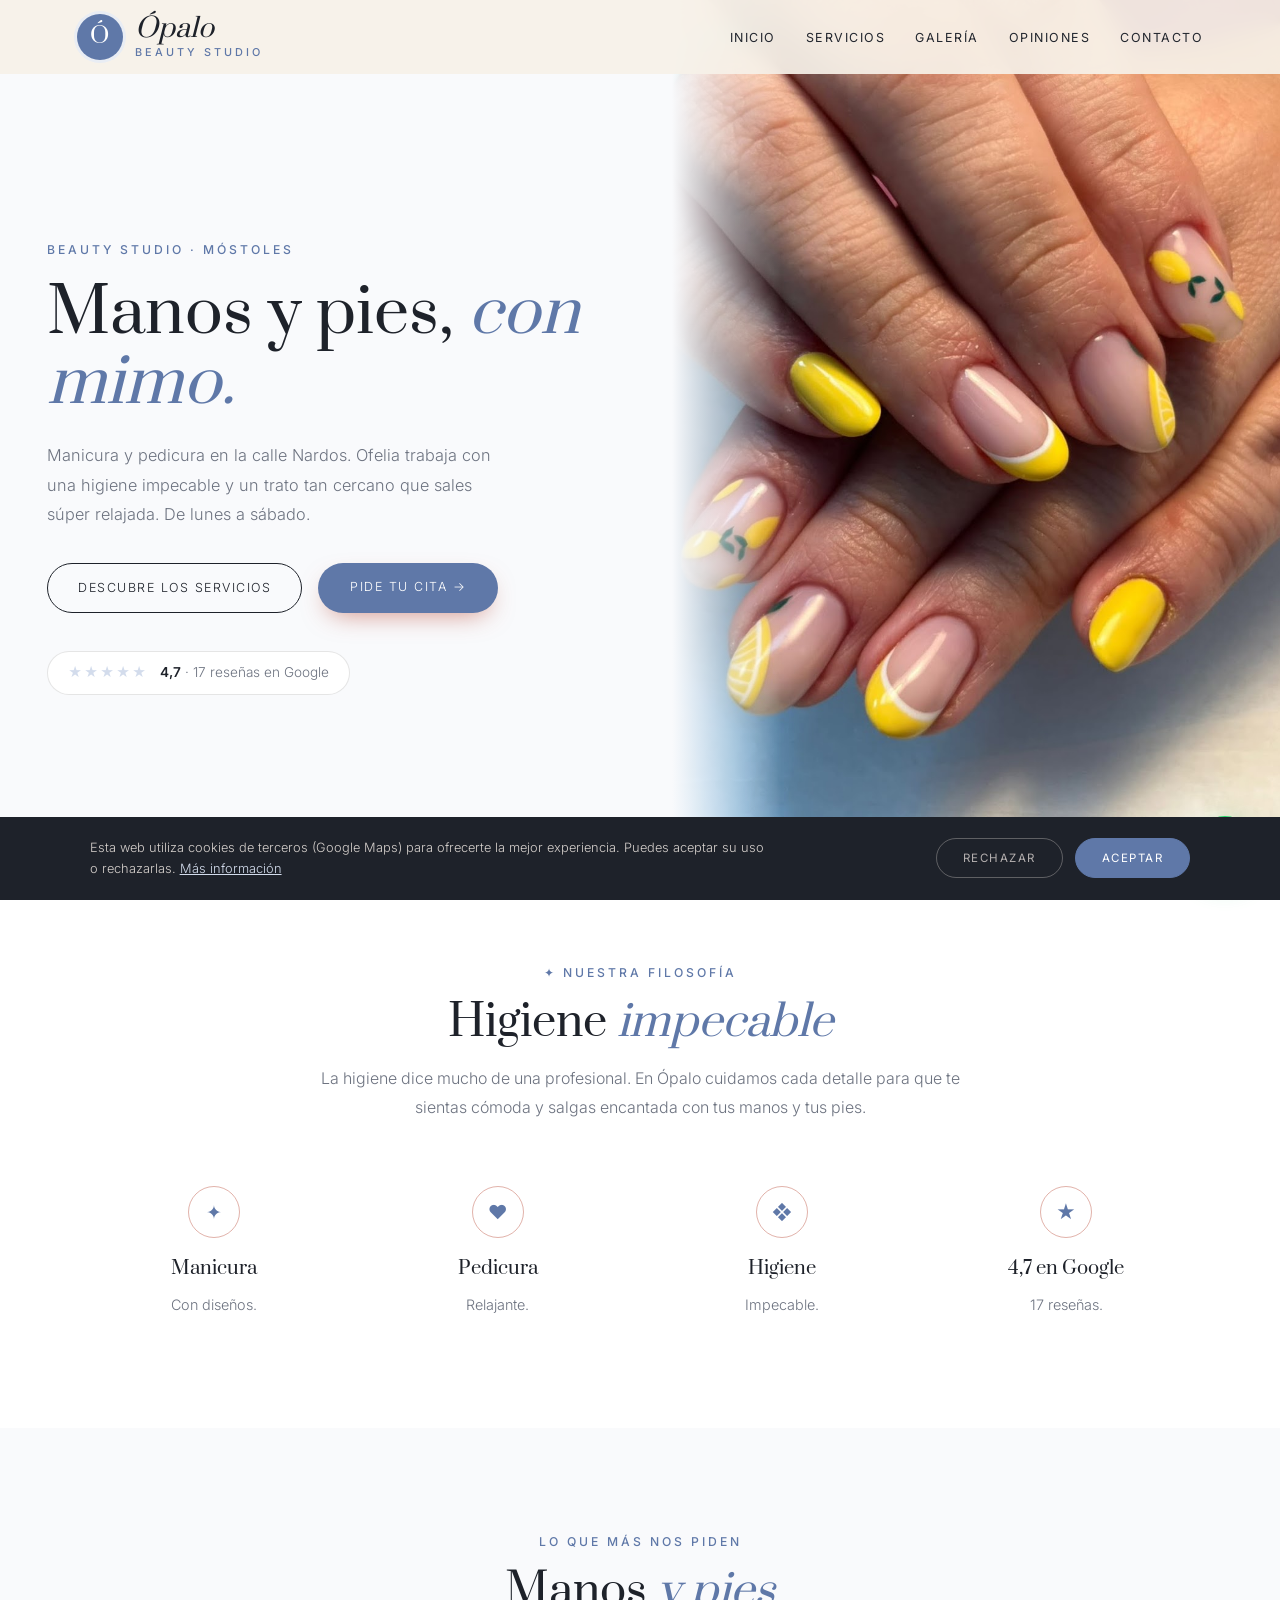
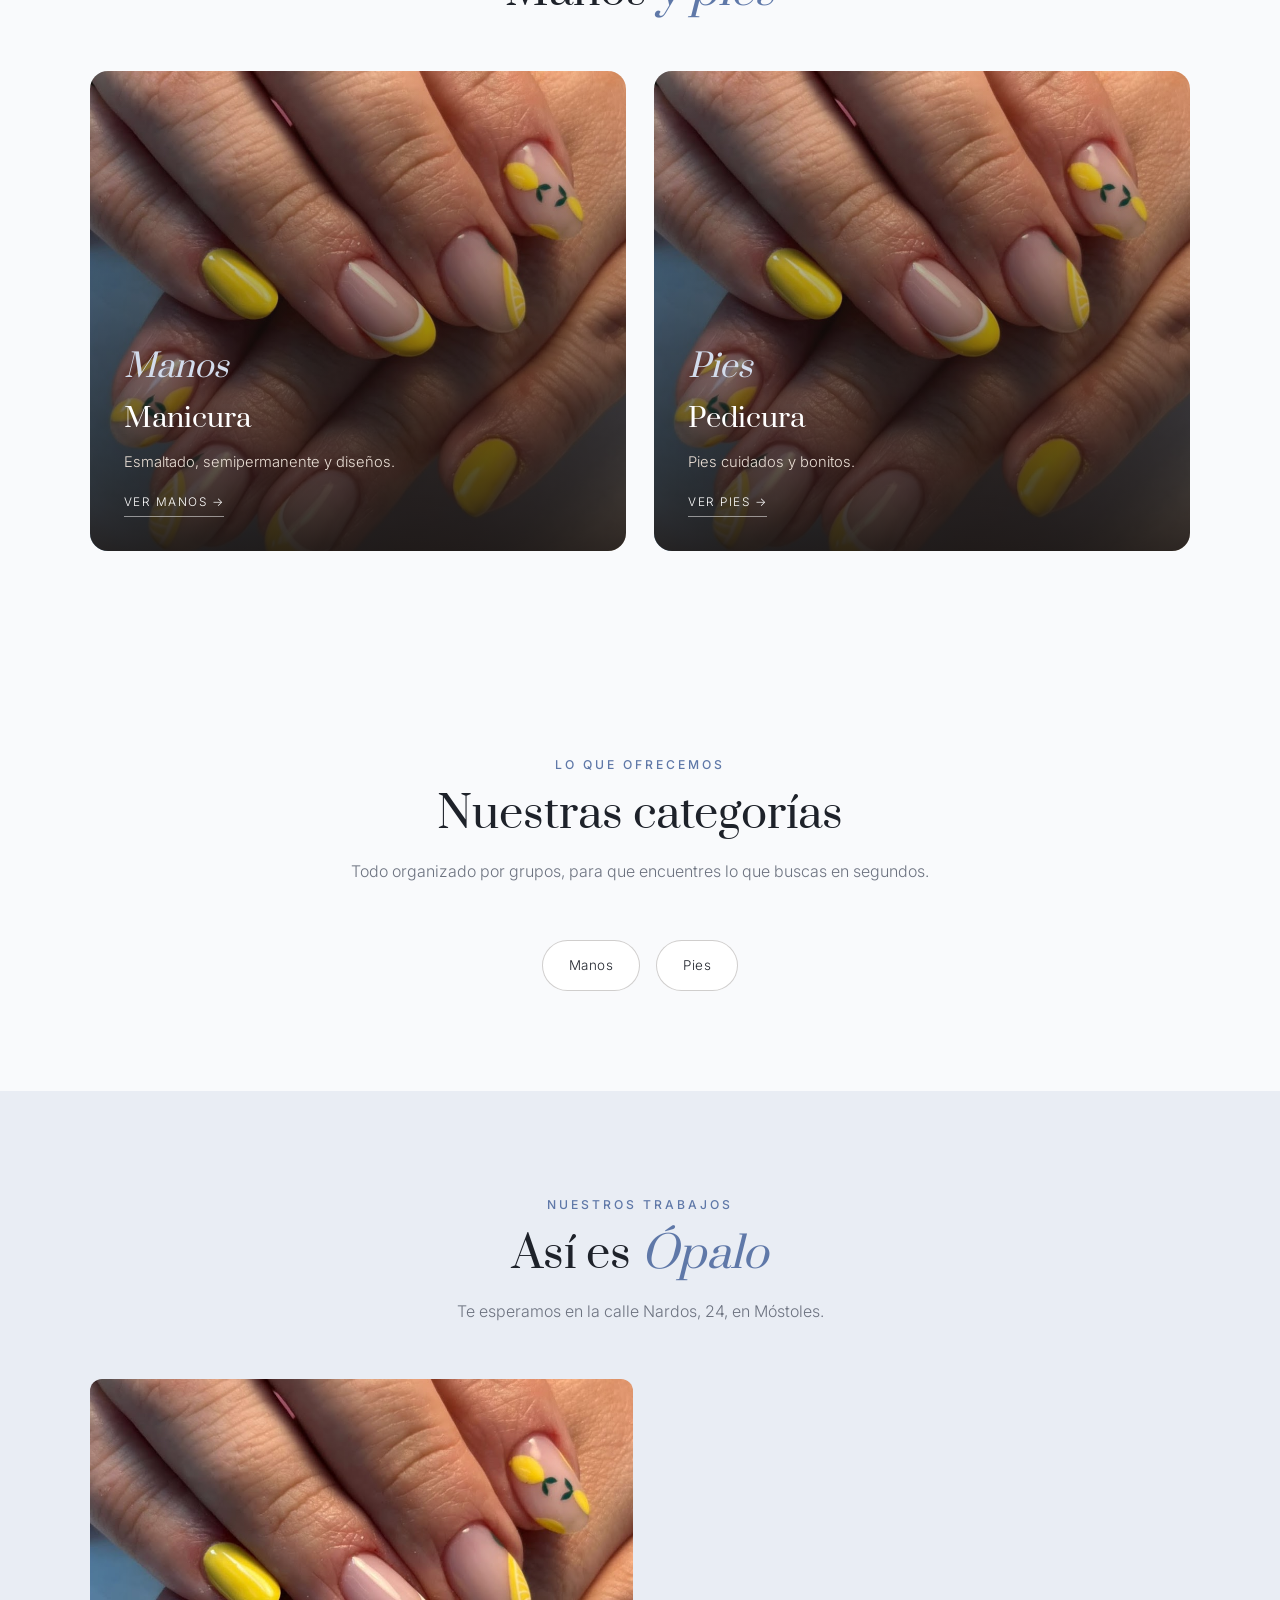
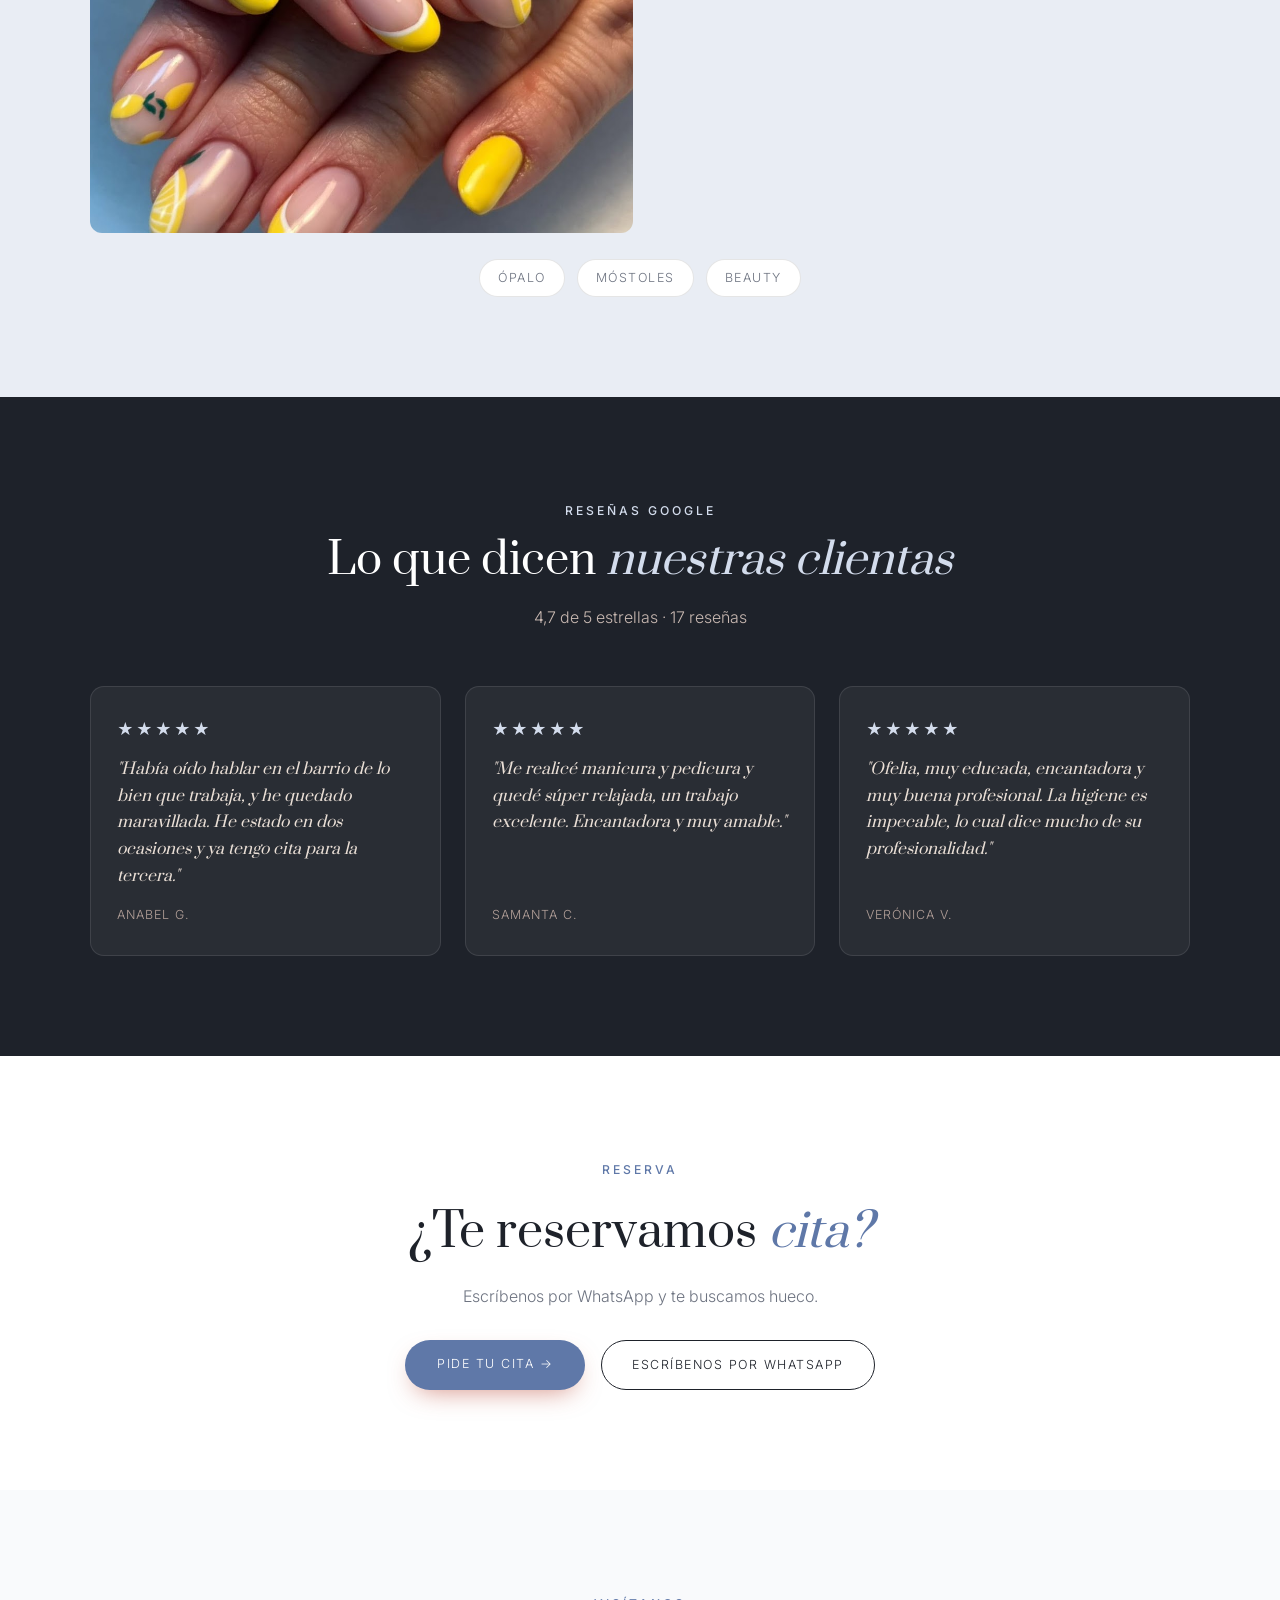
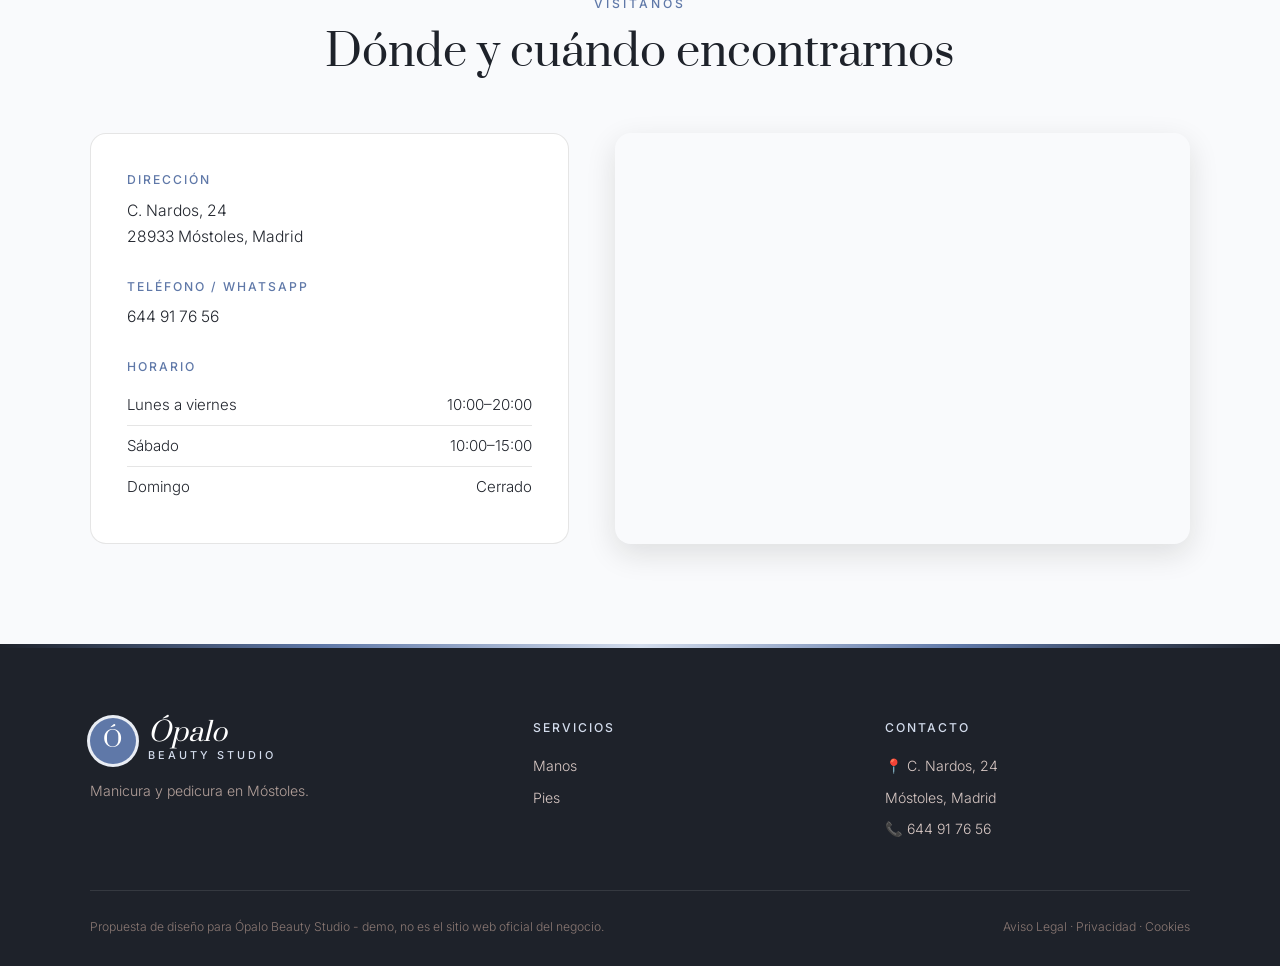
<file: index.html>
<!DOCTYPE html>
<html lang="es">
<head>
<meta charset="UTF-8">
<meta name="viewport" content="width=device-width, initial-scale=1.0">
<title>Ópalo Beauty Studio — Manicura y pedicura en Móstoles</title>
<meta name="description" content="Ópalo Beauty Studio, en C. Nardos 24, Móstoles. Manicura y pedicura con Ofelia, con higiene impecable y un trato encantador. 4,7★ con 17 reseñas en Google.">
<meta name="theme-color" content="#1e222a">
<meta property="og:title" content="Ópalo Beauty Studio · Móstoles">
<meta property="og:image" content="maps_01.jpg">

<link rel="preconnect" href="https://fonts.googleapis.com"><link rel="preconnect" href="https://fonts.gstatic.com" crossorigin><link href="https://fonts.googleapis.com/css2?family=Prata&family=Inter:wght@300;400;500;600&display=swap" rel="stylesheet">
<link rel="stylesheet" href="styles.css">
</head>
<body>

<header id="header">
  <a href="index.html" class="logo" aria-label="Ópalo Beauty Studio, inicio"><span class="logo-mark">Ó</span><span class="logo-text"><span class="script">Ópalo</span><small>beauty studio</small></span></a>
  <nav id="nav" aria-label="Navegación principal"><ul><li><a href="index.html#inicio">Inicio</a></li><li><a href="servicios.html">Servicios</a></li><li><a href="index.html#galeria">Galería</a></li><li><a href="index.html#opiniones">Opiniones</a></li><li><a href="index.html#contacto">Contacto</a></li></ul></nav><button class="nav-toggle" id="navToggle" aria-label="Abrir menú">☰</button>
</header>

<section class="hero" id="inicio">
  <div class="hero-text">
    <span class="eyebrow">Beauty studio · Móstoles</span>
    <h1>Manos y pies, <em>con mimo.</em></h1>
    <p>Manicura y pedicura en la calle Nardos. Ofelia trabaja con una higiene impecable y un trato tan cercano que sales súper relajada. De lunes a sábado.</p>
    <div class="hero-ctas">
      <a href="servicios.html" class="btn-outline">Descubre los servicios</a>
      <a href="https://wa.me/34644917656?text=Hola%2C%20quiero%20pedir%20cita%20en%20%C3%93palo%20Beauty%20Studio" class="btn-solid" target="_blank" rel="noopener">Pide tu cita →</a>
    </div>
    <a class="hero-rating" href="https://www.google.com/maps/search/?api=1&query=%C3%93PALO+BEAUTY+STUDIO,+C.+Nardos+24,+M%C3%B3stoles" target="_blank" rel="noopener"><span class="stars">★★★★★</span><span><strong>4,7</strong> · 17 reseñas en Google</span></a>
  </div>
  <div class="hero-img"><img src="maps_01.jpg" alt="Uñas con francesa amarilla en Ópalo" style="object-position:center 50%;"></div>
</section>

<section class="trust">
  <div class="section-head">
    <span class="eyebrow">✦ Nuestra filosofía</span>
    <h2>Higiene <em>impecable</em></h2>
    <p>La higiene dice mucho de una profesional. En Ópalo cuidamos cada detalle para que te sientas cómoda y salgas encantada con tus manos y tus pies.</p>
  </div>
  <div class="trust-grid">
    <div class="trust-card"><span class="trust-ic">✦</span><h3>Manicura</h3><p>Con diseños.</p></div>
    <div class="trust-card"><span class="trust-ic">♥</span><h3>Pedicura</h3><p>Relajante.</p></div>
    <div class="trust-card"><span class="trust-ic">❖</span><h3>Higiene</h3><p>Impecable.</p></div>
    <div class="trust-card"><span class="trust-ic">★</span><h3>4,7 en Google</h3><p>17 reseñas.</p></div>
  </div>
</section>

<section class="worlds">
  <div class="section-head">
    <span class="eyebrow">Lo que más nos piden</span>
    <h2>Manos <em>y pies</em></h2>
  </div>
  <div class="worlds-grid">
    <a href="servicios.html#manos" class="world-card"><img src="maps_01.jpg" alt="Manicura"><div class="world-text"><span class="script">Manos</span><h3>Manicura</h3><p>Esmaltado, semipermanente y diseños.</p><span class="world-link">Ver manos →</span></div></a>
    <a href="servicios.html#pies" class="world-card"><img src="maps_01.jpg" alt="Pedicura"><div class="world-text"><span class="script">Pies</span><h3>Pedicura</h3><p>Pies cuidados y bonitos.</p><span class="world-link">Ver pies →</span></div></a>
  </div>
</section>

<section>
  <div class="section-head">
    <span class="eyebrow">Lo que ofrecemos</span>
    <h2>Nuestras categorías</h2>
    <p>Todo organizado por grupos, para que encuentres lo que buscas en segundos.</p>
  </div>
  <div class="cat-pills">
    <a href="servicios.html#manos" class="cat-pill">Manos</a>
    <a href="servicios.html#pies" class="cat-pill">Pies</a>
  </div>
</section>

<section class="gallery-wrap" id="galeria">
  <div class="section-head">
    <span class="eyebrow">Nuestros trabajos</span>
    <h2>Así es <em>Ópalo</em></h2>
    <p>Te esperamos en la calle Nardos, 24, en Móstoles.</p>
  </div>
  <div class="gallery">
    <figure class="big"><img src="maps_01.jpg" alt="Francesa amarilla" loading="lazy"></figure>
    
  </div>
  <div class="brands"><span>Ópalo</span><span>Móstoles</span><span>Beauty</span></div>
</section>

<section class="reviews-wrap" id="opiniones">
  <div class="section-head">
    <span class="eyebrow">Reseñas Google</span>
    <h2>Lo que dicen <em>nuestras clientas</em></h2>
    <p>4,7 de 5 estrellas · 17 reseñas</p>
  </div>
  <div class="review-grid">
    <div class="review-card"><div class="stars">★★★★★</div><p>"Había oído hablar en el barrio de lo bien que trabaja, y he quedado maravillada. He estado en dos ocasiones y ya tengo cita para la tercera."</p><cite>Anabel G.</cite></div>
    <div class="review-card"><div class="stars">★★★★★</div><p>"Me realicé manicura y pedicura y quedé súper relajada, un trabajo excelente. Encantadora y muy amable."</p><cite>Samanta C.</cite></div>
    <div class="review-card"><div class="stars">★★★★★</div><p>"Ofelia, muy educada, encantadora y muy buena profesional. La higiene es impecable, lo cual dice mucho de su profesionalidad."</p><cite>Verónica V.</cite></div>
  </div>
</section>

<section class="cta-section">
  <span class="eyebrow">Reserva</span>
  <h2>¿Te reservamos <em>cita?</em></h2>
  <p>Escríbenos por WhatsApp y te buscamos hueco.</p>
  <div class="cta-row">
    <a href="https://wa.me/34644917656?text=Hola%2C%20quiero%20pedir%20cita%20en%20%C3%93palo%20Beauty%20Studio" class="btn-solid" target="_blank" rel="noopener">Pide tu cita →</a>
    <a href="https://wa.me/34644917656?text=Hola%2C%20quiero%20pedir%20cita%20en%20%C3%93palo%20Beauty%20Studio" class="btn-outline" target="_blank" rel="noopener">Escríbenos por WhatsApp</a>
  </div>
</section>

<section class="contact-section" id="contacto">
  <div class="section-head">
    <span class="eyebrow">Visítanos</span>
    <h2>Dónde y cuándo encontrarnos</h2>
  </div>
  <div class="contact-grid">
    <div class="contact-info">
      <div class="contact-block"><h3>Dirección</h3><p>C. Nardos, 24<br>28933 Móstoles, Madrid</p></div>
      <div class="contact-block"><h3>Teléfono / WhatsApp</h3><p><a href="tel:+34644917656">644 91 76 56</a></p></div>
      <div class="contact-block"><h3>Horario</h3><ul class="hours-list"><li><span>Lunes a viernes</span><span>10:00–20:00</span></li><li><span>Sábado</span><span>10:00–15:00</span></li><li><span>Domingo</span><span>Cerrado</span></li></ul></div>
      
    </div>
    <div class="contact-map">
      <iframe title="Mapa de Ópalo Beauty Studio" src="https://www.google.com/maps?q=%C3%93PALO+BEAUTY+STUDIO,+C.+Nardos+24,+M%C3%B3stoles&output=embed" width="100%" height="100%" style="border:0;" allowfullscreen="" loading="lazy" referrerpolicy="no-referrer-when-downgrade"></iframe>
    </div>
  </div>
</section>

<footer>
  <div class="footer-grid">
    <div class="footer-brand">
      <a href="index.html" class="logo light"><span class="logo-mark">Ó</span><span class="logo-text"><span class="script">Ópalo</span><small>beauty studio</small></span></a>
      <p>Manicura y pedicura en Móstoles.</p>
    </div>
    <div><h4>Servicios</h4><ul><li><a href="servicios.html#manos">Manos</a></li><li><a href="servicios.html#pies">Pies</a></li></ul></div>
    <div><h4>Contacto</h4><ul><li>📍 C. Nardos, 24</li><li>Móstoles, Madrid</li><li>📞 <a href="tel:+34644917656">644 91 76 56</a></li></ul></div>
  </div>
  <div class="footer-bottom">
    <span>Propuesta de diseño para Ópalo Beauty Studio - demo, no es el sitio web oficial del negocio.</span>
    <span><a href="aviso-legal.html">Aviso Legal</a> &middot; <a href="politica-privacidad.html">Privacidad</a> &middot; <a href="politica-cookies.html">Cookies</a></span>
  </div>
</footer>

<div id="cookie-banner" class="cookie-banner"><p>Esta web utiliza cookies de terceros (Google Maps) para ofrecerte la mejor experiencia. Puedes aceptar su uso o rechazarlas. <a href="politica-cookies.html">Más información</a></p><div class="cookie-actions"><button onclick="setCookieChoice('rejected')" class="ck-reject">Rechazar</button><button onclick="setCookieChoice('accepted')" class="ck-accept">Aceptar</button></div></div>
<div class="social-fabs"><a class="wa-fab" href="https://wa.me/34644917656?text=Hola%2C%20quiero%20pedir%20cita%20en%20%C3%93palo%20Beauty%20Studio" target="_blank" rel="noopener" aria-label="Escribir por WhatsApp"><svg width="28" height="28" viewBox="0 0 24 24" fill="white"><path d="M17.5 14.4c-.3-.1-1.8-.9-2-1s-.5-.1-.7.1-.8 1-.9 1.2-.3.2-.6.1a8.2 8.2 0 0 1-2.4-1.5 9 9 0 0 1-1.7-2.1c-.2-.3 0-.5.1-.6l.4-.5.3-.5v-.5l-.9-2.2c-.2-.6-.5-.5-.7-.5h-.6a1.1 1.1 0 0 0-.8.4 3.4 3.4 0 0 0-1 2.5 5.9 5.9 0 0 0 1.2 3.1 13.5 13.5 0 0 0 5.2 4.6c2.6 1 2.6.7 3.1.6a2.6 2.6 0 0 0 1.7-1.2 2.1 2.1 0 0 0 .2-1.2c-.1-.1-.3-.2-.6-.3ZM12 21.8a9.8 9.8 0 0 1-5-1.4l-.4-.2-3.7 1 1-3.6-.2-.4A9.8 9.8 0 1 1 12 21.8Zm8.4-18.3A11.8 11.8 0 0 0 1.8 17.7L.2 23.8l6.3-1.6a11.8 11.8 0 0 0 5.6 1.4A11.8 11.8 0 0 0 20.4 3.5Z"/></svg></a></div>
<script src="main.js"></script>
</body>
</html>
</file>
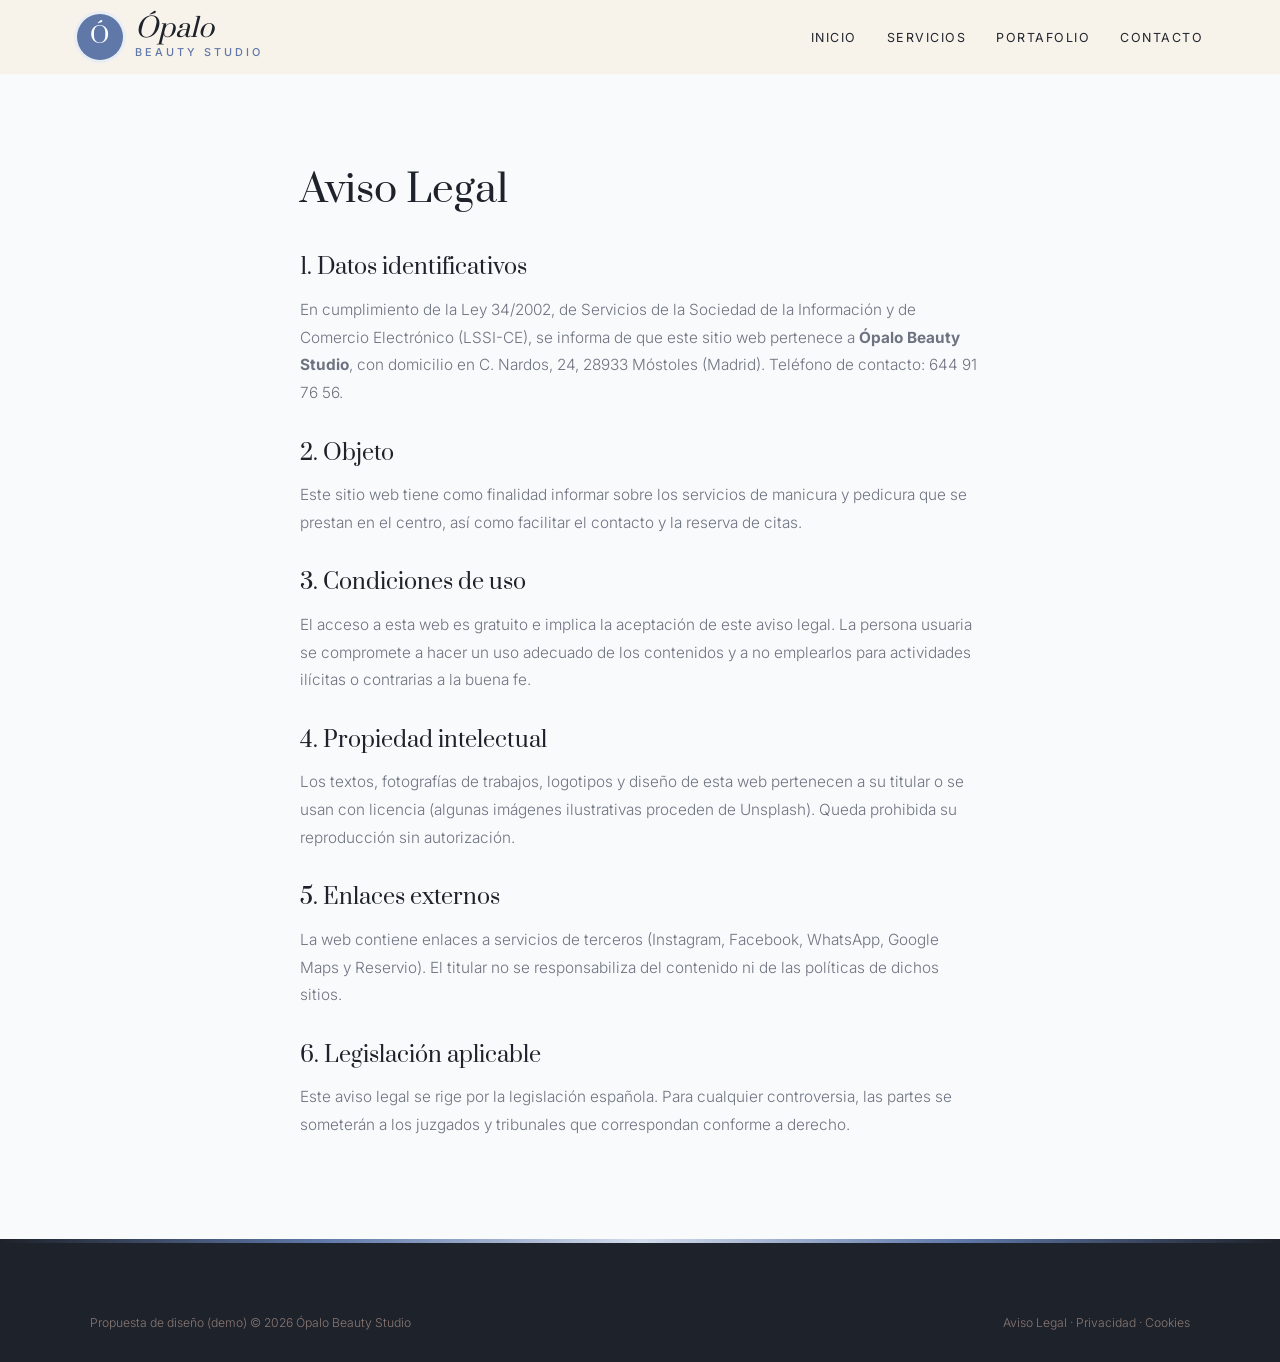
<file: aviso-legal.html>
<!DOCTYPE html>
<html lang="es">
<head>
<meta charset="UTF-8">
<meta name="viewport" content="width=device-width, initial-scale=1.0">
<title>Aviso Legal — Ópalo Beauty Studio</title>
<meta name="robots" content="noindex">

<link rel="preconnect" href="https://fonts.googleapis.com">
<link href="https://fonts.googleapis.com/css2?family=Prata&family=Inter:wght@300;400;500;600&display=swap" rel="stylesheet">
<link rel="stylesheet" href="styles.css">
</head>
<body>
<header id="header" class="scrolled">
  <a href="index.html" class="logo" aria-label="Ópalo Beauty Studio, inicio">
    <span class="logo-mark">Ó</span>
    <span class="logo-text"><span class="script">Ópalo</span><small>beauty studio</small></span>
  </a>
  <nav id="nav" aria-label="Navegación principal">
    <ul>
      <li><a href="index.html#inicio">Inicio</a></li>
      <li><a href="servicios.html">Servicios</a></li>
      <li><a href="portafolio.html">Portafolio</a></li>
      <li><a href="index.html#contacto">Contacto</a></li>
    </ul>
  </nav>
  <button class="nav-toggle" id="navToggle" aria-label="Abrir menú">☰</button>
</header>
<main class="legal"><h1>Aviso Legal</h1>
<h2>1. Datos identificativos</h2>
<p>En cumplimiento de la Ley 34/2002, de Servicios de la Sociedad de la Información y de Comercio Electrónico (LSSI-CE), se informa de que este sitio web pertenece a <strong>Ópalo Beauty Studio</strong>, con domicilio en C. Nardos, 24, 28933 Móstoles (Madrid). Teléfono de contacto: 644 91 76 56.</p>
<h2>2. Objeto</h2>
<p>Este sitio web tiene como finalidad informar sobre los servicios de manicura y pedicura que se prestan en el centro, así como facilitar el contacto y la reserva de citas.</p>
<h2>3. Condiciones de uso</h2>
<p>El acceso a esta web es gratuito e implica la aceptación de este aviso legal. La persona usuaria se compromete a hacer un uso adecuado de los contenidos y a no emplearlos para actividades ilícitas o contrarias a la buena fe.</p>
<h2>4. Propiedad intelectual</h2>
<p>Los textos, fotografías de trabajos, logotipos y diseño de esta web pertenecen a su titular o se usan con licencia (algunas imágenes ilustrativas proceden de Unsplash). Queda prohibida su reproducción sin autorización.</p>
<h2>5. Enlaces externos</h2>
<p>La web contiene enlaces a servicios de terceros (Instagram, Facebook, WhatsApp, Google Maps y Reservio). El titular no se responsabiliza del contenido ni de las políticas de dichos sitios.</p>
<h2>6. Legislación aplicable</h2>
<p>Este aviso legal se rige por la legislación española. Para cualquier controversia, las partes se someterán a los juzgados y tribunales que correspondan conforme a derecho.</p></main>
<footer>
  <div class="footer-bottom" style="margin-top:0">
    <span>Propuesta de diseño (demo) © 2026 Ópalo Beauty Studio</span>
    <span><a href="aviso-legal.html">Aviso Legal</a> &middot; <a href="politica-privacidad.html">Privacidad</a> &middot; <a href="politica-cookies.html">Cookies</a></span>
  </div>
</footer>
<script src="main.js"></script>
</body>
</html>
</file>
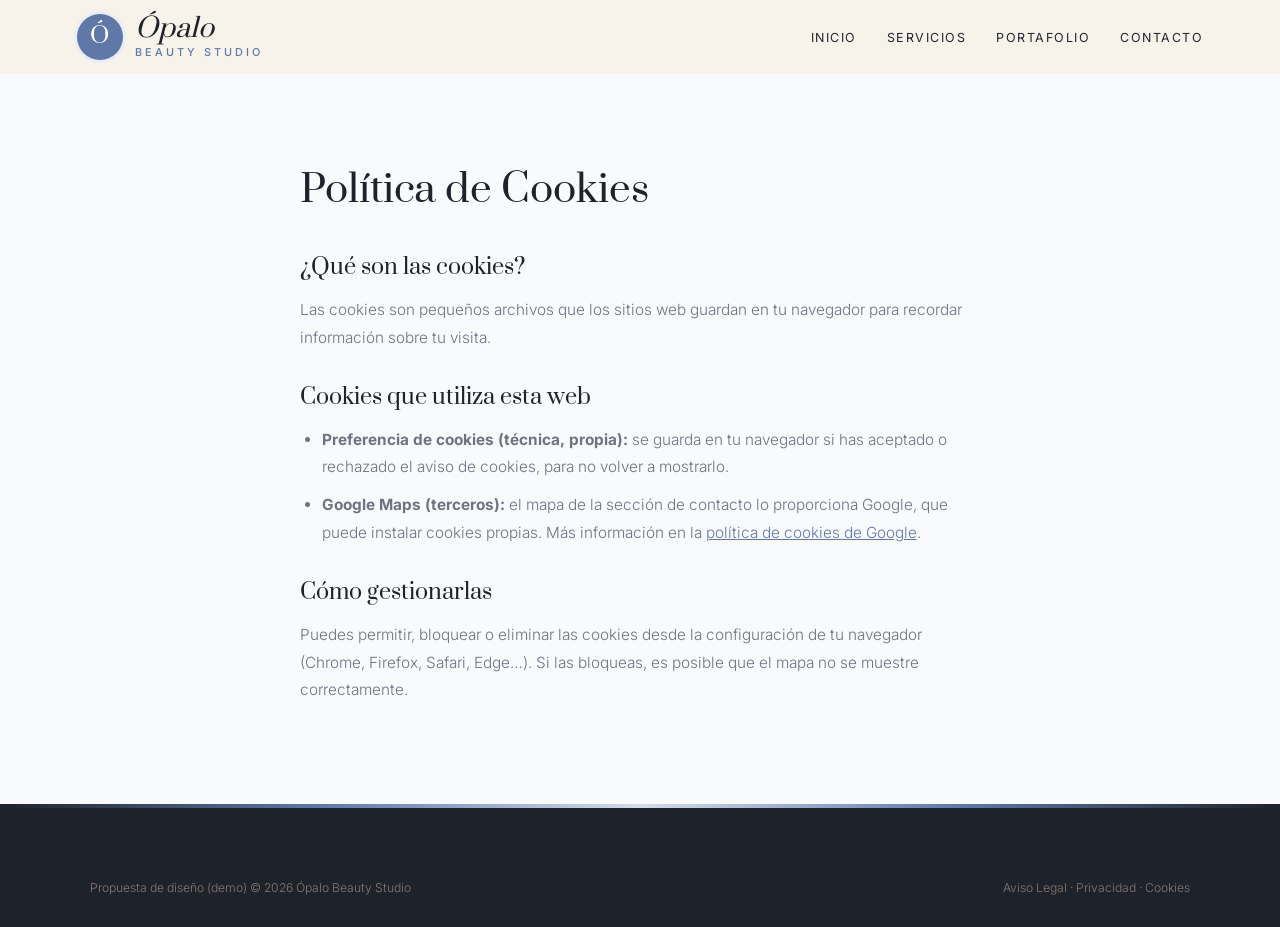
<file: politica-cookies.html>
<!DOCTYPE html>
<html lang="es">
<head>
<meta charset="UTF-8">
<meta name="viewport" content="width=device-width, initial-scale=1.0">
<title>Política de Cookies — Ópalo Beauty Studio</title>
<meta name="robots" content="noindex">

<link rel="preconnect" href="https://fonts.googleapis.com">
<link href="https://fonts.googleapis.com/css2?family=Prata&family=Inter:wght@300;400;500;600&display=swap" rel="stylesheet">
<link rel="stylesheet" href="styles.css">
</head>
<body>
<header id="header" class="scrolled">
  <a href="index.html" class="logo" aria-label="Ópalo Beauty Studio, inicio">
    <span class="logo-mark">Ó</span>
    <span class="logo-text"><span class="script">Ópalo</span><small>beauty studio</small></span>
  </a>
  <nav id="nav" aria-label="Navegación principal">
    <ul>
      <li><a href="index.html#inicio">Inicio</a></li>
      <li><a href="servicios.html">Servicios</a></li>
      <li><a href="portafolio.html">Portafolio</a></li>
      <li><a href="index.html#contacto">Contacto</a></li>
    </ul>
  </nav>
  <button class="nav-toggle" id="navToggle" aria-label="Abrir menú">☰</button>
</header>
<main class="legal"><h1>Política de Cookies</h1>
<h2>¿Qué son las cookies?</h2>
<p>Las cookies son pequeños archivos que los sitios web guardan en tu navegador para recordar información sobre tu visita.</p>
<h2>Cookies que utiliza esta web</h2>
<ul>
<li><strong>Preferencia de cookies (técnica, propia):</strong> se guarda en tu navegador si has aceptado o rechazado el aviso de cookies, para no volver a mostrarlo.</li>
<li><strong>Google Maps (terceros):</strong> el mapa de la sección de contacto lo proporciona Google, que puede instalar cookies propias. Más información en la <a href="https://policies.google.com/technologies/cookies" target="_blank" rel="noopener">política de cookies de Google</a>.</li>
</ul>
<h2>Cómo gestionarlas</h2>
<p>Puedes permitir, bloquear o eliminar las cookies desde la configuración de tu navegador (Chrome, Firefox, Safari, Edge…). Si las bloqueas, es posible que el mapa no se muestre correctamente.</p></main>
<footer>
  <div class="footer-bottom" style="margin-top:0">
    <span>Propuesta de diseño (demo) © 2026 Ópalo Beauty Studio</span>
    <span><a href="aviso-legal.html">Aviso Legal</a> &middot; <a href="politica-privacidad.html">Privacidad</a> &middot; <a href="politica-cookies.html">Cookies</a></span>
  </div>
</footer>
<script src="main.js"></script>
</body>
</html>
</file>
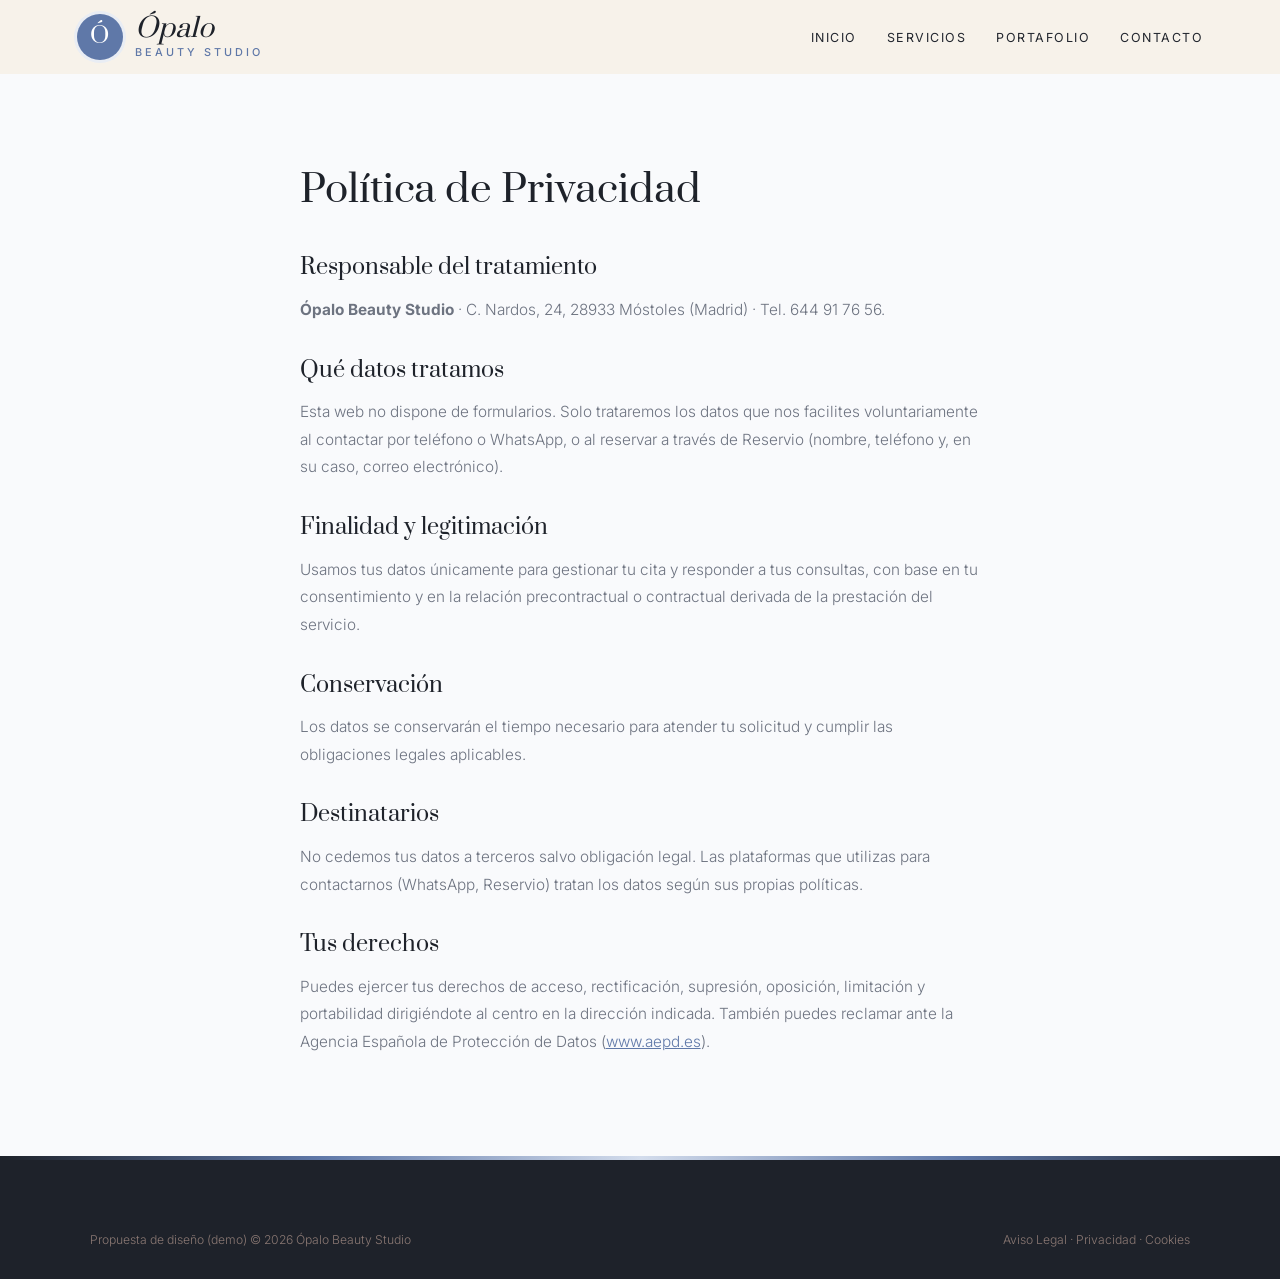
<file: politica-privacidad.html>
<!DOCTYPE html>
<html lang="es">
<head>
<meta charset="UTF-8">
<meta name="viewport" content="width=device-width, initial-scale=1.0">
<title>Política de Privacidad — Ópalo Beauty Studio</title>
<meta name="robots" content="noindex">

<link rel="preconnect" href="https://fonts.googleapis.com">
<link href="https://fonts.googleapis.com/css2?family=Prata&family=Inter:wght@300;400;500;600&display=swap" rel="stylesheet">
<link rel="stylesheet" href="styles.css">
</head>
<body>
<header id="header" class="scrolled">
  <a href="index.html" class="logo" aria-label="Ópalo Beauty Studio, inicio">
    <span class="logo-mark">Ó</span>
    <span class="logo-text"><span class="script">Ópalo</span><small>beauty studio</small></span>
  </a>
  <nav id="nav" aria-label="Navegación principal">
    <ul>
      <li><a href="index.html#inicio">Inicio</a></li>
      <li><a href="servicios.html">Servicios</a></li>
      <li><a href="portafolio.html">Portafolio</a></li>
      <li><a href="index.html#contacto">Contacto</a></li>
    </ul>
  </nav>
  <button class="nav-toggle" id="navToggle" aria-label="Abrir menú">☰</button>
</header>
<main class="legal"><h1>Política de Privacidad</h1>
<h2>Responsable del tratamiento</h2>
<p><strong>Ópalo Beauty Studio</strong> · C. Nardos, 24, 28933 Móstoles (Madrid) · Tel. 644 91 76 56.</p>
<h2>Qué datos tratamos</h2>
<p>Esta web no dispone de formularios. Solo trataremos los datos que nos facilites voluntariamente al contactar por teléfono o WhatsApp, o al reservar a través de Reservio (nombre, teléfono y, en su caso, correo electrónico).</p>
<h2>Finalidad y legitimación</h2>
<p>Usamos tus datos únicamente para gestionar tu cita y responder a tus consultas, con base en tu consentimiento y en la relación precontractual o contractual derivada de la prestación del servicio.</p>
<h2>Conservación</h2>
<p>Los datos se conservarán el tiempo necesario para atender tu solicitud y cumplir las obligaciones legales aplicables.</p>
<h2>Destinatarios</h2>
<p>No cedemos tus datos a terceros salvo obligación legal. Las plataformas que utilizas para contactarnos (WhatsApp, Reservio) tratan los datos según sus propias políticas.</p>
<h2>Tus derechos</h2>
<p>Puedes ejercer tus derechos de acceso, rectificación, supresión, oposición, limitación y portabilidad dirigiéndote al centro en la dirección indicada. También puedes reclamar ante la Agencia Española de Protección de Datos (<a href="https://www.aepd.es" target="_blank" rel="noopener">www.aepd.es</a>).</p></main>
<footer>
  <div class="footer-bottom" style="margin-top:0">
    <span>Propuesta de diseño (demo) © 2026 Ópalo Beauty Studio</span>
    <span><a href="aviso-legal.html">Aviso Legal</a> &middot; <a href="politica-privacidad.html">Privacidad</a> &middot; <a href="politica-cookies.html">Cookies</a></span>
  </div>
</footer>
<script src="main.js"></script>
</body>
</html>
</file>
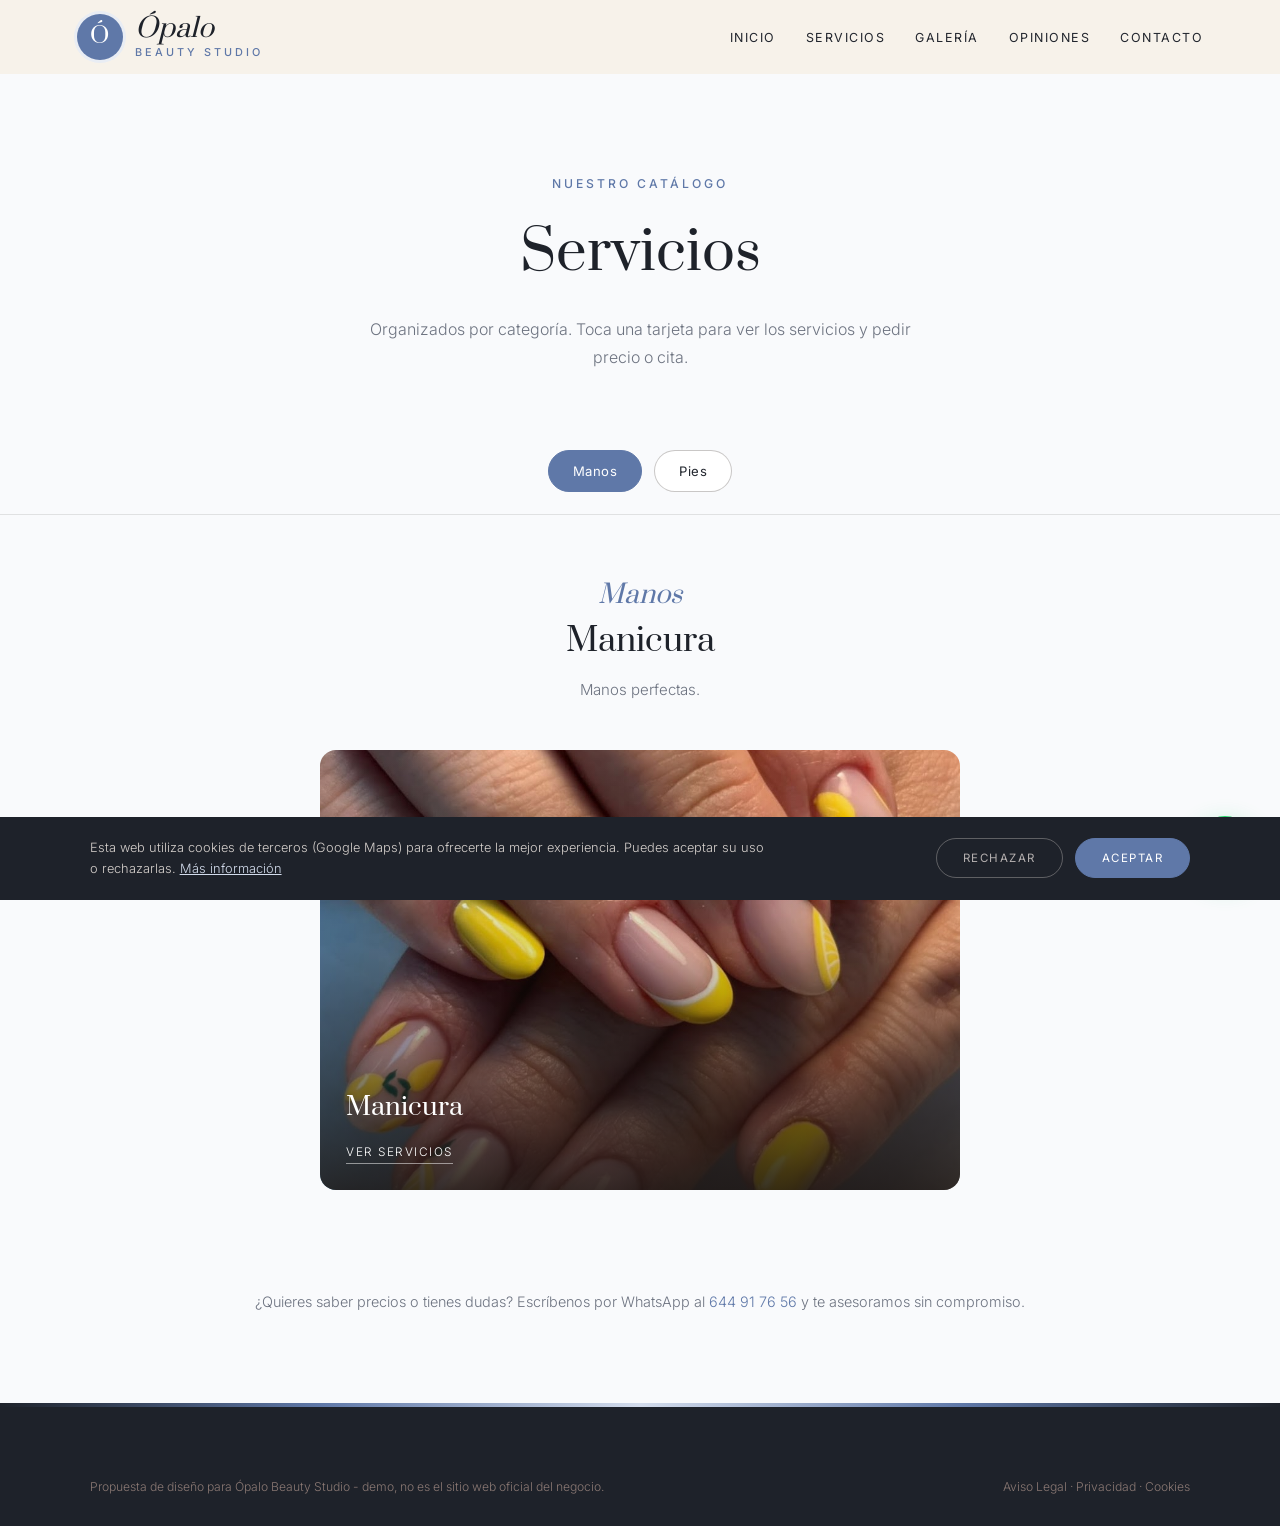
<file: servicios.html>
<!DOCTYPE html>
<html lang="es">
<head>
<meta charset="UTF-8">
<meta name="viewport" content="width=device-width, initial-scale=1.0">
<title>Servicios — Ópalo Beauty Studio · Móstoles</title>
<meta name="description" content="Servicios de Ópalo Beauty Studio en Móstoles.">

<link rel="preconnect" href="https://fonts.googleapis.com"><link rel="preconnect" href="https://fonts.gstatic.com" crossorigin><link href="https://fonts.googleapis.com/css2?family=Prata&family=Inter:wght@300;400;500;600&display=swap" rel="stylesheet">
<link rel="stylesheet" href="styles.css">
</head>
<body>

<header id="header" class="scrolled">
  <a href="index.html" class="logo" aria-label="Ópalo Beauty Studio, inicio"><span class="logo-mark">Ó</span><span class="logo-text"><span class="script">Ópalo</span><small>beauty studio</small></span></a>
  <nav id="nav" aria-label="Navegación principal"><ul><li><a href="index.html#inicio">Inicio</a></li><li><a href="servicios.html">Servicios</a></li><li><a href="index.html#galeria">Galería</a></li><li><a href="index.html#opiniones">Opiniones</a></li><li><a href="index.html#contacto">Contacto</a></li></ul></nav><button class="nav-toggle" id="navToggle" aria-label="Abrir menú">☰</button>
</header>

<div class="page-hero">
  <span class="eyebrow">Nuestro catálogo</span>
  <h1>Servicios</h1>
  <p>Organizados por categoría. Toca una tarjeta para ver los servicios y pedir precio o cita.</p>
</div>

<div class="tabs">
  <button class="tab-btn active" data-tab="manos">Manos</button>
  <button class="tab-btn" data-tab="pies">Pies</button>
  
</div>

<div class="tab-panel active" id="manos">
  <div class="tab-intro"><span class="script">Manos</span><h2>Manicura</h2><p>Manos perfectas.</p></div>
  <div class="cat-grid single">
    <div class="cat-card" onclick="openModal('manos')"><img src="maps_01.jpg" alt="Manicura" loading="lazy"><div class="cat-card-text"><h3>Manicura</h3><span>Ver servicios</span></div></div>
  </div>
</div>

<div class="tab-panel" id="pies">
  <div class="tab-intro"><span class="script">Pies</span><h2>Pedicura</h2><p>Pies cuidados.</p></div>
  <div class="cat-grid single">
    <div class="cat-card" onclick="openModal('pies')"><img src="maps_01.jpg" alt="Pedicura" loading="lazy"><div class="cat-card-text"><h3>Pedicura</h3><span>Ver servicios</span></div></div>
  </div>
</div>


<p class="services-note">¿Quieres saber precios o tienes dudas? Escríbenos por WhatsApp al <a href="https://wa.me/34644917656" target="_blank" rel="noopener" style="color:var(--red)">644 91 76 56</a> y te asesoramos sin compromiso.</p>

<div class="modal-overlay" id="modal-manos"><div class="modal">
  <button class="modal-close" onclick="closeModal('manos')" aria-label="Cerrar">×</button>
  <h3>Manicura</h3><p class="modal-sub">Manos</p>
  <div class="svc-row"><div><div class="svc-name">M</div><span class="svc-desc">a</span></div><div class="svc-price">Consultar</div></div>
  <div class="svc-row"><div><div class="svc-name">M</div><span class="svc-desc">a</span></div><div class="svc-price">Consultar</div></div>
  <div class="svc-row"><div><div class="svc-name">D</div><span class="svc-desc">i</span></div><div class="svc-price">Consultar</div></div>
  <a class="modal-cta alt" href="https://wa.me/34644917656?text=Hola%2C%20quiero%20informaci%C3%B3n%20sobre%20manicura" target="_blank" rel="noopener">Pedir cita por WhatsApp</a>
</div></div>

<div class="modal-overlay" id="modal-pies"><div class="modal">
  <button class="modal-close" onclick="closeModal('pies')" aria-label="Cerrar">×</button>
  <h3>Pedicura</h3><p class="modal-sub">Pies</p>
  <div class="svc-row"><div><div class="svc-name">P</div><span class="svc-desc">e</span></div><div class="svc-price">Consultar</div></div>
  <div class="svc-row"><div><div class="svc-name">P</div><span class="svc-desc">e</span></div><div class="svc-price">Consultar</div></div>
  <a class="modal-cta alt" href="https://wa.me/34644917656?text=Hola%2C%20quiero%20informaci%C3%B3n%20sobre%20pedicura" target="_blank" rel="noopener">Pedir cita por WhatsApp</a>
</div></div>


<footer>
  <div class="footer-bottom" style="margin-top:0">
    <span>Propuesta de diseño para Ópalo Beauty Studio - demo, no es el sitio web oficial del negocio.</span>
    <span><a href="aviso-legal.html">Aviso Legal</a> &middot; <a href="politica-privacidad.html">Privacidad</a> &middot; <a href="politica-cookies.html">Cookies</a></span>
  </div>
</footer>

<div id="cookie-banner" class="cookie-banner"><p>Esta web utiliza cookies de terceros (Google Maps) para ofrecerte la mejor experiencia. Puedes aceptar su uso o rechazarlas. <a href="politica-cookies.html">Más información</a></p><div class="cookie-actions"><button onclick="setCookieChoice('rejected')" class="ck-reject">Rechazar</button><button onclick="setCookieChoice('accepted')" class="ck-accept">Aceptar</button></div></div>
<div class="social-fabs"><a class="wa-fab" href="https://wa.me/34644917656?text=Hola%2C%20quiero%20pedir%20cita%20en%20%C3%93palo%20Beauty%20Studio" target="_blank" rel="noopener" aria-label="Escribir por WhatsApp"><svg width="28" height="28" viewBox="0 0 24 24" fill="white"><path d="M17.5 14.4c-.3-.1-1.8-.9-2-1s-.5-.1-.7.1-.8 1-.9 1.2-.3.2-.6.1a8.2 8.2 0 0 1-2.4-1.5 9 9 0 0 1-1.7-2.1c-.2-.3 0-.5.1-.6l.4-.5.3-.5v-.5l-.9-2.2c-.2-.6-.5-.5-.7-.5h-.6a1.1 1.1 0 0 0-.8.4 3.4 3.4 0 0 0-1 2.5 5.9 5.9 0 0 0 1.2 3.1 13.5 13.5 0 0 0 5.2 4.6c2.6 1 2.6.7 3.1.6a2.6 2.6 0 0 0 1.7-1.2 2.1 2.1 0 0 0 .2-1.2c-.1-.1-.3-.2-.6-.3ZM12 21.8a9.8 9.8 0 0 1-5-1.4l-.4-.2-3.7 1 1-3.6-.2-.4A9.8 9.8 0 1 1 12 21.8Zm8.4-18.3A11.8 11.8 0 0 0 1.8 17.7L.2 23.8l6.3-1.6a11.8 11.8 0 0 0 5.6 1.4A11.8 11.8 0 0 0 20.4 3.5Z"/></svg></a></div>
<script src="main.js"></script>
</body>
</html>
</file>
<file: styles.css>
:root{
  --cream:#f9fafc; --paper:#ffffff; --tint:#e9edf4; --ink:#22262e; --dark:#1e222a; --muted:#6d7380;
  --red:#5f78a8; --red-dark:#485e88; --teal:#5f78a8; --gold:#d3dcec; --line:rgba(0,0,0,.1);
  --brand-gradient:linear-gradient(90deg,#1e222a,#5f78a8,#d3dcec,#5f78a8,#1e222a);
}
*{margin:0;padding:0;box-sizing:border-box;}
html{scroll-behavior:smooth;}
body{font-family:'Inter',sans-serif;background:var(--cream);color:var(--ink);overflow-x:hidden;font-weight:300;line-height:1.6;}
a{text-decoration:none;color:inherit;}
h1,h2,h3{font-family:'Prata',serif;font-weight:500;}
h1 em,h2 em{font-style:italic;color:var(--red);}
img{max-width:100%;display:block;}
.script{font-family:'Prata',serif;font-style:italic;}

/* HEADER */
header{position:fixed;top:0;left:0;right:0;z-index:100;display:flex;justify-content:space-between;align-items:center;padding:14px 6%;background:rgba(247,241,233,.92);backdrop-filter:blur(10px);-webkit-backdrop-filter:blur(10px);transition:box-shadow .3s,padding .3s;}
header.scrolled{box-shadow:0 2px 24px rgba(28,22,20,.1);padding:8px 6%;}
.logo{display:flex;align-items:center;gap:12px;color:var(--dark);}
.logo-badge{width:58px;height:58px;border-radius:50%;object-fit:cover;box-shadow:0 0 0 2px var(--gold),0 6px 16px rgba(28,22,20,.15);transition:width .3s,height .3s;}
header.scrolled .logo-badge{width:46px;height:46px;}
.logo-text{display:flex;flex-direction:column;line-height:1;}
.logo-text .script{font-size:1.65rem;color:var(--dark);}
.logo-text small{font-size:.68rem;letter-spacing:3px;text-transform:uppercase;color:var(--red);margin-top:4px;font-weight:500;}
.logo.light .logo-text .script{color:#fff;}
.logo.light .logo-text small{color:var(--gold);}
nav ul{list-style:none;display:flex;gap:30px;}
nav a{font-size:.78rem;letter-spacing:1.5px;text-transform:uppercase;font-weight:400;position:relative;padding:4px 0;}
nav a::after{content:"";position:absolute;left:0;bottom:-2px;height:1px;width:100%;background:var(--red);transform:scaleX(0);transform-origin:right;transition:transform .3s;}
nav a:hover::after{transform:scaleX(1);transform-origin:left;}
.nav-toggle{display:none;font-size:1.6rem;background:none;border:none;color:var(--dark);cursor:pointer;}

/* BOTONES */
.btn-outline{display:inline-block;border:1px solid var(--dark);color:var(--dark);padding:14px 30px;font-size:.78rem;letter-spacing:1.5px;text-transform:uppercase;border-radius:40px;transition:all .25s;}
.btn-outline:hover{background:var(--dark);color:var(--cream);}
.btn-outline.light{border-color:rgba(255,255,255,.5);color:#fff;}
.btn-outline.light:hover{background:#fff;color:var(--dark);}
.btn-solid{display:inline-block;background:var(--red);color:#fff;padding:14px 32px;font-size:.78rem;letter-spacing:1.5px;text-transform:uppercase;border-radius:40px;transition:transform .25s,box-shadow .25s,background .25s;box-shadow:0 10px 26px -10px rgba(181,64,44,.6);}
.btn-solid:hover{transform:translateY(-2px);background:var(--red-dark);}

/* HERO */
.hero{min-height:95vh;display:grid;grid-template-columns:1.05fr .95fr;align-items:stretch;padding:0;}
.hero-text{display:flex;flex-direction:column;justify-content:center;padding:150px 7% 70px;}
.eyebrow{display:inline-block;color:var(--teal);text-transform:uppercase;letter-spacing:3px;font-size:.76rem;font-weight:500;}
.hero-text .eyebrow{margin-bottom:20px;}
.hero-text h1{font-size:clamp(2.4rem,5vw,3.9rem);line-height:1.12;margin-bottom:22px;color:var(--dark);}
.hero-text p{font-size:1.02rem;color:var(--muted);max-width:470px;line-height:1.8;margin-bottom:34px;}
.hero-ctas{display:flex;gap:16px;flex-wrap:wrap;}
.hero-rating{display:inline-flex;align-items:center;gap:12px;margin-top:38px;padding:10px 20px;border:1px solid var(--line);border-radius:40px;background:var(--paper);font-size:.85rem;color:var(--muted);align-self:flex-start;}
.hero-rating strong{color:var(--dark);font-weight:600;}
.stars{color:var(--gold);letter-spacing:2px;}
.hero-img{position:relative;overflow:hidden;}
.hero-img img{width:100%;height:100%;object-fit:cover;position:absolute;inset:0;}
.hero-img::after{content:"";position:absolute;inset:0;background:linear-gradient(90deg,var(--cream) 0%,rgba(247,241,233,0) 18%);}

/* SECCIONES */
section{padding:100px 7%;}
.section-head{text-align:center;max-width:640px;margin:0 auto 54px;}
.section-head h2{font-size:clamp(1.9rem,4vw,2.7rem);margin-top:12px;color:var(--dark);line-height:1.2;}
.section-head p{margin-top:16px;color:var(--muted);line-height:1.8;}

.trust{background:var(--paper);border-top:4px solid transparent;border-image:var(--brand-gradient) 1;}
.trust-grid{display:grid;grid-template-columns:repeat(auto-fit,minmax(230px,1fr));gap:36px;max-width:1150px;margin:0 auto;}
.trust-card{text-align:center;padding:10px;}
.trust-ic{display:inline-grid;place-items:center;width:52px;height:52px;border-radius:50%;border:1px solid rgba(181,64,44,.4);color:var(--red);font-size:1.2rem;margin-bottom:16px;}
.trust-card h3{font-size:1.15rem;color:var(--dark);margin-bottom:10px;}
.trust-card p{font-size:.9rem;color:var(--muted);line-height:1.7;}

/* DOS MUNDOS */
.worlds{background:var(--cream);}
.worlds-grid{display:grid;grid-template-columns:1fr 1fr;gap:28px;max-width:1150px;margin:0 auto;}
.world-card{position:relative;border-radius:18px;overflow:hidden;min-height:480px;display:flex;align-items:flex-end;color:#fff;}
.world-card img{position:absolute;inset:0;width:100%;height:100%;object-fit:cover;transition:transform .6s;}
.world-card:hover img{transform:scale(1.05);}
.world-card::after{content:"";position:absolute;inset:0;background:linear-gradient(to top,rgba(28,22,20,.92) 0%,rgba(28,22,20,.35) 55%,rgba(28,22,20,.05) 100%);}
.world-text{position:relative;z-index:2;padding:34px;}
.world-text .script{font-size:2rem;color:var(--gold);}
.world-text h3{font-size:1.7rem;margin:4px 0 10px;}
.world-text p{font-size:.92rem;color:#eadfd6;line-height:1.7;max-width:440px;}
.world-link{display:inline-block;margin-top:18px;font-size:.74rem;letter-spacing:1.5px;text-transform:uppercase;border-bottom:1px solid rgba(255,255,255,.5);padding-bottom:4px;}

/* PILLS */
.cat-pills{display:flex;flex-wrap:wrap;gap:16px;justify-content:center;max-width:1000px;margin:0 auto;}
.cat-pill{border:1px solid rgba(43,33,29,.22);padding:14px 26px;border-radius:30px;font-size:.84rem;letter-spacing:.5px;transition:all .2s;background:var(--paper);}
.cat-pill:hover{background:var(--red);color:#fff;border-color:var(--red);}

/* GALERIA */
.gallery-wrap{background:var(--tint);}
.gallery{max-width:1200px;margin:0 auto;display:grid;grid-template-columns:repeat(4,1fr);grid-auto-rows:220px;gap:14px;}
.gallery figure{overflow:hidden;border-radius:12px;margin:0;}
.gallery img{width:100%;height:100%;object-fit:cover;transition:transform .5s;}
.gallery figure:hover img{transform:scale(1.05);}
.gallery .big{grid-column:span 2;grid-row:span 2;}

/* RESEÑAS */
.reviews-wrap{background:var(--dark);color:#fff;position:relative;}
.reviews-wrap .section-head h2{color:#fff;}
.reviews-wrap .section-head h2 em{color:var(--gold);}
.reviews-wrap .section-head p{color:#c9b9b2;}
.reviews-wrap .eyebrow{color:var(--gold);}
.review-grid{display:grid;grid-template-columns:repeat(auto-fit,minmax(300px,1fr));gap:24px;max-width:1150px;margin:0 auto;}
.review-card{background:rgba(255,255,255,.05);border:1px solid rgba(255,255,255,.1);padding:30px 26px;border-radius:14px;display:flex;flex-direction:column;}
.review-card .stars{margin-bottom:14px;}
.review-card p{font-family:'Prata',serif;font-size:.98rem;color:#eadfd6;line-height:1.7;font-style:italic;margin-bottom:16px;flex:1;}
.review-card cite{font-size:.78rem;color:#b3a099;font-style:normal;text-transform:uppercase;letter-spacing:1px;}

/* CTA */
.cta-section{text-align:center;background:var(--paper);}
.cta-section h2{font-size:clamp(2rem,4vw,2.9rem);color:var(--dark);margin:14px 0 14px;}
.cta-section p{color:var(--muted);margin-bottom:30px;}
.cta-row{display:flex;gap:16px;justify-content:center;flex-wrap:wrap;}

/* CONTACTO */
.contact-section{background:var(--cream);}
.contact-grid{display:grid;grid-template-columns:1fr 1.2fr;gap:46px;max-width:1150px;margin:0 auto;align-items:stretch;}
.contact-info{display:flex;flex-direction:column;gap:26px;background:var(--paper);border:1px solid var(--line);border-radius:16px;padding:36px;}
.contact-block h3{font-family:'Inter',sans-serif;font-size:.76rem;text-transform:uppercase;letter-spacing:2px;color:var(--red);font-weight:500;margin-bottom:8px;}
.contact-block p{font-size:.98rem;color:var(--ink);line-height:1.7;}
.contact-block a:hover{color:var(--red);}
.hours-list{list-style:none;}
.hours-list li{display:flex;justify-content:space-between;gap:20px;padding:8px 0;border-bottom:1px solid var(--line);font-size:.94rem;}
.hours-list li:last-child{border-bottom:none;}
.contact-map{border-radius:16px;overflow:hidden;min-height:380px;box-shadow:0 10px 30px rgba(28,22,20,.12);}
.contact-map iframe{display:block;min-height:380px;}

/* FOOTER */
footer{background:var(--dark);color:#d9c9c5;padding:70px 7% 30px;border-top:4px solid transparent;border-image:var(--brand-gradient) 1;}
.footer-grid{display:grid;grid-template-columns:1.3fr 1fr 1fr;gap:46px;max-width:1200px;margin:0 auto;padding-bottom:40px;border-bottom:1px solid rgba(255,255,255,.1);}
.footer-brand p{font-size:.88rem;color:#b3a09a;margin-top:16px;}
footer h4{font-size:.76rem;text-transform:uppercase;letter-spacing:2px;color:var(--gold);margin-bottom:18px;font-weight:500;}
footer ul{list-style:none;}
footer li{margin-bottom:9px;font-size:.88rem;color:#d9c9c5;}
footer a:hover{color:var(--gold);}
.footer-bottom{max-width:1200px;margin:26px auto 0;display:flex;justify-content:space-between;flex-wrap:wrap;gap:10px;font-size:.76rem;color:#8a7873;}
.footer-bottom a{color:#8a7873;}

/* FABS */
.social-fabs{position:fixed;bottom:26px;right:26px;z-index:200;display:flex;flex-direction:column;gap:14px;align-items:center;}
.social-fabs a{width:52px;height:52px;border-radius:50%;display:flex;align-items:center;justify-content:center;box-shadow:0 10px 24px rgba(0,0,0,.2);transition:transform .2s;}
.social-fabs a:hover{transform:scale(1.08);}
.wa-fab{width:58px !important;height:58px !important;background:#25D366;box-shadow:0 10px 26px rgba(37,211,102,.45) !important;}
.ig-fab{background:radial-gradient(circle at 30% 110%,#fdf497 0%,#fdf497 5%,#fd5949 45%,#d6249f 60%,#285AEB 90%);}
.fb-fab{background:#1877F2;}

/* COOKIES */
.cookie-banner{display:none;position:fixed;bottom:0;left:0;right:0;z-index:300;background:var(--dark);padding:20px 7%;flex-wrap:wrap;align-items:center;justify-content:space-between;gap:16px;}
.cookie-banner p{font-size:.8rem;color:rgba(245,237,232,.85);line-height:1.7;max-width:680px;}
.cookie-banner p a{color:var(--gold);text-decoration:underline;}
.cookie-actions{display:flex;gap:12px;flex-shrink:0;}
.cookie-actions button{font-family:'Inter',sans-serif;font-size:.72rem;letter-spacing:1.5px;text-transform:uppercase;padding:12px 26px;cursor:pointer;border-radius:30px;}
.ck-reject{background:transparent;color:rgba(245,237,232,.7);border:1px solid rgba(245,237,232,.3);}
.ck-accept{background:var(--red);color:#fff;border:1px solid var(--red);}

/* PÁGINAS INTERIORES */
.page-hero{padding:170px 7% 60px;text-align:center;background:var(--cream);}
.page-hero h1{font-size:clamp(2.3rem,5vw,3.4rem);margin-top:14px;color:var(--dark);}
.page-hero p{color:var(--muted);max-width:580px;margin:18px auto 0;line-height:1.8;}
.tabs{position:sticky;top:74px;z-index:50;background:var(--cream);padding:18px 7% 22px;display:flex;gap:12px;justify-content:center;flex-wrap:wrap;border-bottom:1px solid var(--line);}
.tab-btn{border:1px solid rgba(43,33,29,.25);background:var(--paper);padding:12px 24px;border-radius:30px;font-family:'Inter',sans-serif;font-size:.82rem;letter-spacing:.5px;color:var(--ink);cursor:pointer;transition:all .2s;}
.tab-btn.active,.tab-btn:hover{background:var(--red);color:#fff;border-color:var(--red);}
.tab-panel{display:none;padding:60px 7% 100px;max-width:1200px;margin:0 auto;}
.tab-panel.active{display:block;animation:fadeIn .5s;}
@keyframes fadeIn{from{opacity:0;transform:translateY(12px)}to{opacity:1;transform:none}}
.tab-intro{text-align:center;max-width:600px;margin:0 auto 46px;}
.tab-intro .script{font-size:1.6rem;color:var(--red);}
.tab-intro h2{font-size:2rem;color:var(--dark);}
.tab-intro p{color:var(--muted);margin-top:10px;line-height:1.75;font-size:.94rem;}

.cat-grid{display:grid;grid-template-columns:repeat(auto-fit,minmax(280px,1fr));gap:28px;}
.cat-grid.single{grid-template-columns:1fr;max-width:640px;margin:0 auto;}
.cat-grid.single .cat-card{height:440px;}
.cat-card{position:relative;border-radius:16px;overflow:hidden;height:360px;cursor:pointer;background:var(--tint);}
.cat-card img{width:100%;height:100%;object-fit:cover;transition:transform .5s;}
.cat-card:hover img{transform:scale(1.06);}
.cat-card::after{content:'';position:absolute;inset:0;background:linear-gradient(to top,rgba(28,22,20,.88) 0%,rgba(28,22,20,.15) 55%,transparent 100%);}
.cat-card-text{position:absolute;bottom:0;left:0;right:0;padding:26px;z-index:2;}
.cat-card-text h3{color:#fff;font-size:1.55rem;margin-bottom:10px;}
.cat-card-text span{color:#fff;font-size:.74rem;text-transform:uppercase;letter-spacing:1.5px;border-bottom:1px solid rgba(255,255,255,.5);padding-bottom:4px;}

.modal-overlay{display:none;position:fixed;inset:0;background:rgba(28,22,20,.78);z-index:300;align-items:center;justify-content:center;padding:20px;}
.modal-overlay.open{display:flex;}
.modal{background:var(--paper);max-width:560px;width:100%;max-height:85vh;overflow-y:auto;border-radius:16px;padding:40px;position:relative;}
.modal-close{position:absolute;top:16px;right:20px;background:none;border:none;font-size:1.7rem;color:var(--ink);cursor:pointer;}
.modal h3{font-size:1.8rem;color:var(--dark);margin-bottom:6px;}
.modal .modal-sub{color:var(--muted);font-size:.86rem;margin-bottom:22px;}
.svc-row{display:flex;justify-content:space-between;align-items:center;padding:16px 0;border-bottom:1px solid var(--line);gap:16px;}
.svc-row:last-of-type{border-bottom:none;}
.svc-name{font-size:.98rem;color:var(--ink);font-weight:400;}
.svc-desc{font-size:.8rem;color:var(--muted);display:block;margin-top:3px;line-height:1.5;}
.svc-price{font-size:.72rem;color:var(--red);text-transform:uppercase;letter-spacing:1px;white-space:nowrap;font-weight:500;}
.modal-cta{display:block;text-align:center;background:var(--red);color:#fff;padding:14px;border-radius:30px;margin-top:26px;font-size:.8rem;text-transform:uppercase;letter-spacing:1.5px;}
.modal-cta.alt{background:#25D366;margin-top:10px;}
.services-note{text-align:center;color:var(--muted);font-size:.9rem;padding:0 7% 90px;}

.portfolio-grid{display:grid;grid-template-columns:repeat(auto-fill,minmax(260px,1fr));gap:18px;}
.portfolio-grid figure{border-radius:14px;overflow:hidden;aspect-ratio:4/5;cursor:zoom-in;background:var(--tint);}
.portfolio-grid img{width:100%;height:100%;object-fit:cover;transition:transform .5s;}
.portfolio-grid figure:hover img{transform:scale(1.05);}
.lightbox{display:none;position:fixed;inset:0;z-index:400;background:rgba(15,12,10,.94);align-items:center;justify-content:center;padding:30px;cursor:zoom-out;}
.lightbox.open{display:flex;}
.lightbox img{max-width:100%;max-height:90vh;border-radius:10px;}

.legal{max-width:860px;margin:0 auto;padding:160px 7% 90px;}
.legal h1{font-size:2.4rem;color:var(--dark);margin-bottom:26px;}
.legal h2{font-size:1.35rem;color:var(--dark);margin:30px 0 10px;}
.legal p,.legal li{color:var(--muted);line-height:1.8;margin-bottom:10px;font-size:.96rem;}
.legal ul{padding-left:22px;}
.legal a{color:var(--red);text-decoration:underline;}

@media(max-width:900px){
  .hero{grid-template-columns:1fr;}
  .hero-img{height:340px;order:-1;margin-top:82px;}
  .hero-img::after{background:linear-gradient(0deg,var(--cream) 0%,rgba(247,241,233,0) 25%);}
  .hero-text{padding:30px 6% 60px;}
  .worlds-grid{grid-template-columns:1fr;}
  .world-card{min-height:420px;}
  .gallery{grid-template-columns:repeat(2,1fr);grid-auto-rows:170px;}
  .gallery .big{grid-column:span 2;grid-row:span 2;}
  .footer-grid{grid-template-columns:1fr;gap:30px;}
  .contact-grid{grid-template-columns:1fr;}
  .contact-map,.contact-map iframe{min-height:300px;}
  nav{position:fixed;top:0;right:0;height:100vh;width:78%;max-width:300px;background:var(--cream);padding:110px 40px;transform:translateX(100%);transition:transform .4s;box-shadow:-10px 0 40px rgba(0,0,0,.12);}
  nav.open{transform:translateX(0);}
  nav ul{flex-direction:column;gap:26px;}
  .nav-toggle{display:block;position:relative;z-index:110;}
  section{padding:70px 6%;}
  .tabs{top:66px;overflow-x:auto;justify-content:flex-start;flex-wrap:nowrap;}
  .tab-btn{flex-shrink:0;}
  .page-hero{padding:140px 6% 40px;}
  .modal{padding:34px 24px;}
}
@media(max-width:520px){
  .logo-text .script{font-size:1.35rem;}
  .logo-badge{width:48px;height:48px;}
  .social-fabs{right:16px;bottom:16px;}
  .social-fabs a{width:46px;height:46px;}
}

.logo-mark{width:46px;height:46px;border-radius:50%;background:var(--red);color:#fff;display:grid;place-items:center;font-family:'Prata',serif;font-size:1.4rem;box-shadow:0 0 0 3px var(--tint);}
.brands{display:flex;flex-wrap:wrap;gap:12px;justify-content:center;margin-top:26px;}
.brands span{border:1px solid var(--line);border-radius:30px;padding:8px 18px;font-size:.78rem;letter-spacing:1.5px;text-transform:uppercase;color:var(--muted);background:var(--paper);}
</file>
